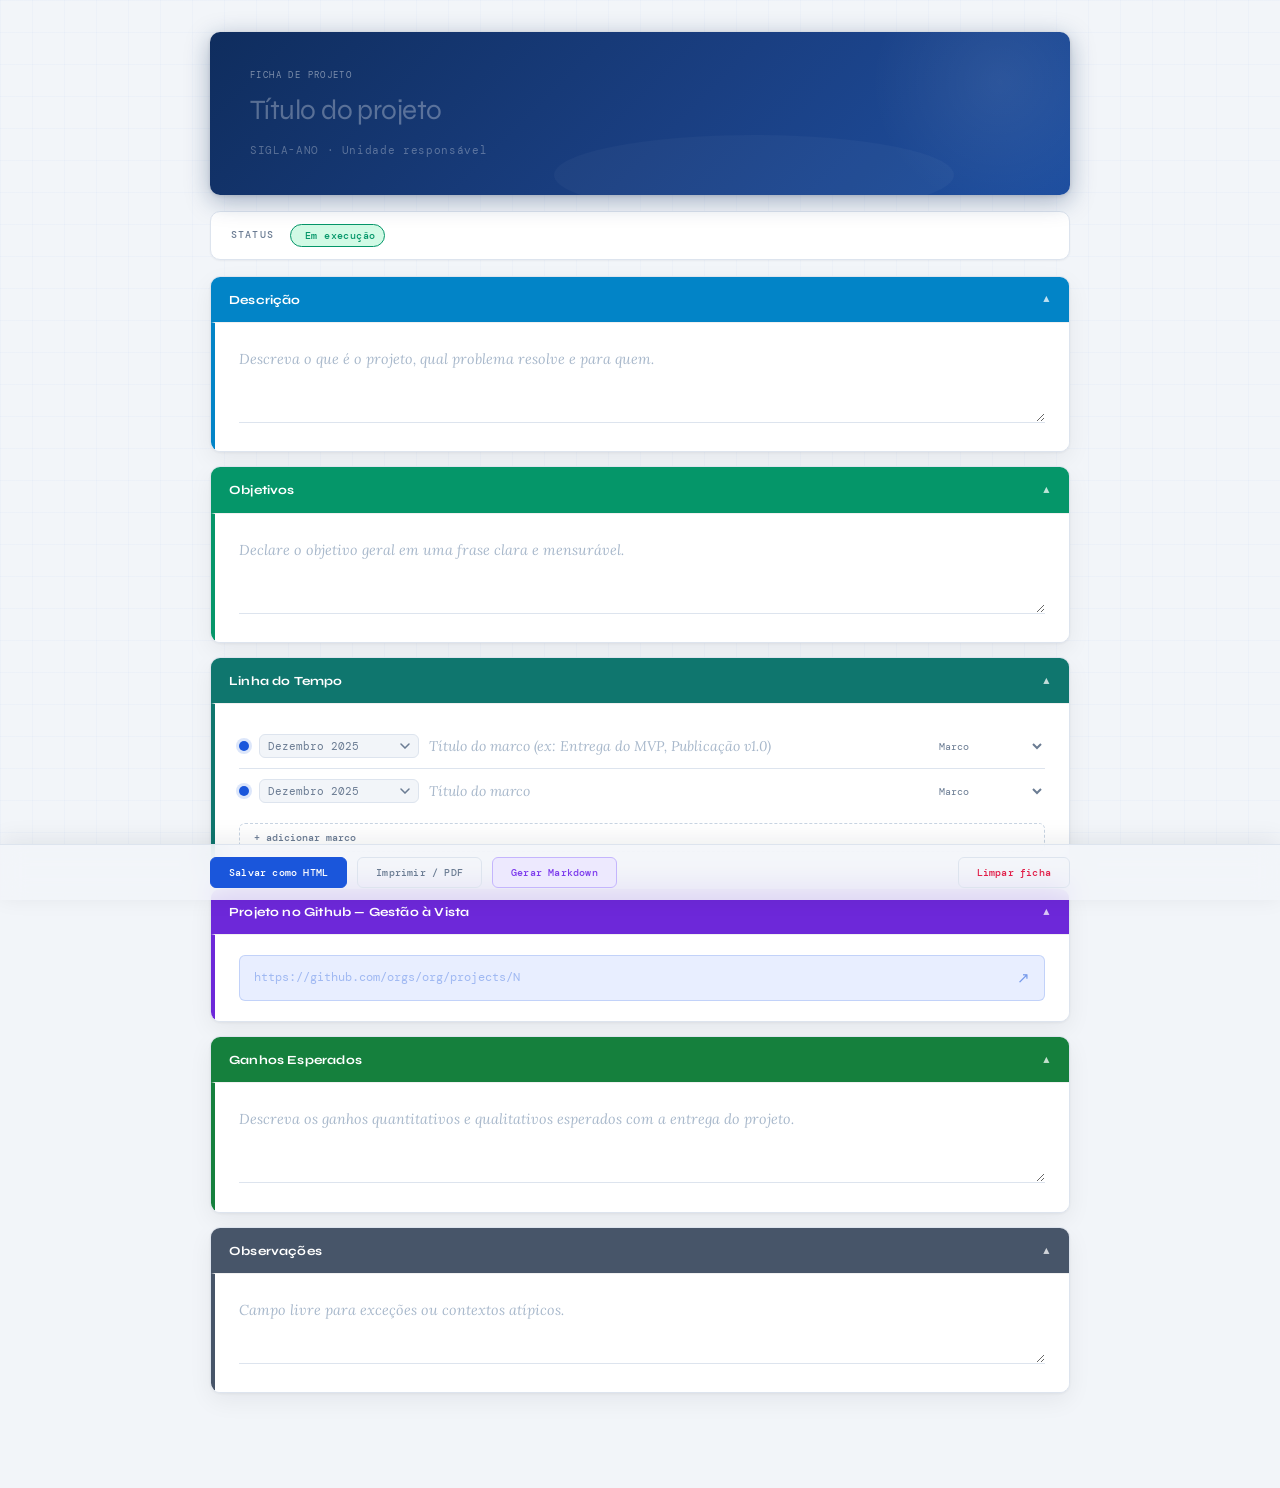
<file: assets/ficha_projeto.html>
<!DOCTYPE html>
<html lang="pt-BR">
<head>
<meta charset="UTF-8">
<meta name="viewport" content="width=device-width, initial-scale=1.0">
<title>Ficha de Projeto</title>
<link href="https://fonts.googleapis.com/css2?family=Syne:wght@400;500;600;700;800&family=DM+Mono:wght@300;400;500&family=Lora:ital,wght@0,400;0,500;1,400&display=swap" rel="stylesheet">
<style>
*, *::before, *::after { box-sizing: border-box; margin: 0; padding: 0; }

:root {
  --ink:         #0f1923;
  --ink2:        #2c3e50;
  --muted:       #6b7c93;
  --hint:        #a8b8cb;
  --border:      #dde4ee;
  --border2:     #c8d4e2;
  --surface:     #ffffff;
  --bg:          #f2f5f9;
  --bg2:         #e8edf4;
  --accent:      #1a56db;
  --accent-lt:   #e8eeff;
  --accent-dk:   #0f3ba8;
  --amber:       #d97706;
  --amber-lt:    #fef3c7;
  --emerald:     #059669;
  --emerald-lt:  #d1fae5;
  --rose:        #e11d48;
  --rose-lt:     #ffe4e6;
  --violet:      #7c3aed;
  --violet-lt:   #ede9fe;
  --sky:         #0284c7;
  --sky-lt:      #e0f2fe;

  --shadow:    0 1px 3px rgba(15,25,35,.06), 0 8px 24px rgba(15,25,35,.06);
  --shadow-sm: 0 1px 2px rgba(15,25,35,.05);
  --r:         10px;
  --r-sm:      6px;

  --mono: 'DM Mono', monospace;
  --sans: 'Syne', sans-serif;
  --serif: 'Lora', serif;
}

body {
  font-family: var(--serif);
  background: var(--bg);
  color: var(--ink);
  padding: 2rem 1rem 5rem;
  line-height: 1.7;
  min-height: 100vh;
}

body::before {
  content: '';
  position: fixed; inset: 0; z-index: -1;
  background-image:
    linear-gradient(rgba(26,86,219,.025) 1px, transparent 1px),
    linear-gradient(90deg, rgba(26,86,219,.025) 1px, transparent 1px);
  background-size: 32px 32px;
}

.page-wrap {
  max-width: 860px;
  margin: 0 auto;
}

/* ══ STATUS BANNER ══ */
.status-banner {
  display: flex;
  align-items: center;
  gap: 16px;
  background: var(--surface);
  border: 1px solid var(--border);
  border-radius: var(--r);
  padding: 12px 20px;
  margin-bottom: 1rem;
  box-shadow: var(--shadow-sm);
}
.status-label {
  font-family: var(--mono);
  font-size: 0.6rem;
  font-weight: 500;
  text-transform: uppercase;
  letter-spacing: .12em;
  color: var(--muted);
  flex-shrink: 0;
}
.status-pill {
  font-family: var(--mono);
  font-size: 0.65rem;
  font-weight: 500;
  padding: 4px 14px;
  border-radius: 20px;
  letter-spacing: .04em;
  cursor: pointer;
  appearance: none;
  -webkit-appearance: none;
  border: 1.5px solid currentColor;
}
.status-pill.em-execucao  { background: var(--emerald-lt); color: var(--emerald); }
.status-pill.iniciacao    { background: var(--sky-lt);     color: var(--sky); }
.status-pill.concluido    { background: var(--accent-lt);  color: var(--accent); }
.status-pill.pausado      { background: var(--amber-lt);   color: var(--amber); }
.status-pill.cancelado    { background: var(--rose-lt);    color: var(--rose); }
select.status-pill { padding-right: 8px; }
select.status-pill option { background: white; color: var(--ink); }

.status-divider {
  width: 1px; height: 24px;
  background: var(--border);
  flex-shrink: 0;
}

/* ══ HEADER CARD ══ */
.header-card {
  background: linear-gradient(135deg, #0f2d5e 0%, #1a3f82 55%, #1e4fa0 100%);
  border-radius: var(--r);
  padding: 2.25rem 2.5rem 2rem;
  margin-bottom: 1rem;
  box-shadow: 0 6px 24px rgba(15,45,94,.35), 0 1px 4px rgba(0,0,0,.12);
  position: relative;
  overflow: hidden;
}
.header-card::before {
  content: '';
  position: absolute; top: -80px; right: -60px;
  width: 260px; height: 260px;
  background: radial-gradient(circle, rgba(255,255,255,.07) 0%, transparent 70%);
  border-radius: 50%;
}
.header-card::after {
  content: '';
  position: absolute; bottom: -20px; left: 40%;
  width: 400px; height: 80px;
  background: rgba(255,255,255,.03);
  border-radius: 50%;
}

.project-label {
  font-family: var(--mono);
  font-size: 0.58rem;
  letter-spacing: .15em;
  text-transform: uppercase;
  color: rgba(255,255,255,.45);
  margin-bottom: 10px;
  display: block;
  position: relative; z-index: 1;
}

.project-title {
  font-family: var(--sans);
  font-size: 1.75rem;
  font-weight: 800;
  letter-spacing: -.02em;
  line-height: 1.2;
  background: transparent;
  border: none;
  outline: none;
  color: #fff;
  width: 100%;
  margin-bottom: 8px;
  position: relative;
  z-index: 1;
}
.project-title::placeholder { color: rgba(255,255,255,.3); font-weight: 400; }

.project-sub {
  font-family: var(--mono);
  font-size: 0.68rem;
  letter-spacing: .06em;
  background: transparent;
  border: none;
  outline: none;
  color: rgba(255,255,255,.55);
  width: 100%;
  position: relative;
  z-index: 1;
}
.project-sub::placeholder { color: rgba(255,255,255,.3); }

/* ══ ADMONITIONS ══ */
details.adm {
  border-radius: var(--r);
  margin-bottom: .9rem;
  box-shadow: var(--shadow-sm);
  overflow: hidden;
  background: var(--surface);
  border: 1px solid var(--border);
  transition: box-shadow .2s;
}
details.adm[open] { box-shadow: var(--shadow); }

details.adm > summary {
  display: flex;
  align-items: center;
  gap: 9px;
  padding: 12px 18px;
  font-family: var(--sans);
  font-size: 0.78rem;
  font-weight: 700;
  letter-spacing: .015em;
  cursor: pointer;
  user-select: none;
  list-style: none;
  color: #fff;
  position: relative;
}
details.adm > summary::-webkit-details-marker { display: none; }

.adm-icon { font-size: .95rem; flex-shrink: 0; line-height: 1; }

.adm-chevron {
  margin-left: auto;
  font-size: 0.65rem;
  transition: transform .22s cubic-bezier(.4,0,.2,1);
  opacity: .75;
}
details.adm[open] > summary .adm-chevron { transform: rotate(180deg); }

.adm-body {
  padding: 1.25rem 1.5rem;
  background: var(--surface);
  border-top: 1px solid rgba(0,0,0,.06);
}

/* Colors */
.adm-abstract > summary { background: #0284c7; }
.adm-tip      > summary { background: #059669; }
.adm-info     > summary { background: #0f766e; }
.adm-example  > summary { background: #6d28d9; }
.adm-success  > summary { background: #15803d; }
.adm-quote    > summary { background: #475569; }

.adm-abstract .adm-body { border-left: 4px solid #0284c7; }
.adm-tip      .adm-body { border-left: 4px solid #059669; }
.adm-info     .adm-body { border-left: 4px solid #0f766e; }
.adm-example  .adm-body { border-left: 4px solid #6d28d9; }
.adm-success  .adm-body { border-left: 4px solid #15803d; }
.adm-quote    .adm-body { border-left: 4px solid #475569; }

/* ══ FIELDS ══ */
.field-label {
  font-family: var(--mono);
  font-size: 0.58rem;
  font-weight: 500;
  color: var(--muted);
  text-transform: uppercase;
  letter-spacing: .1em;
  margin-bottom: 6px;
  display: block;
}
.field-input {
  width: 100%;
  border: none;
  border-bottom: 1px solid var(--border);
  outline: none;
  background: transparent;
  font-family: var(--serif);
  font-size: 0.9rem;
  color: var(--ink);
  padding: 4px 0;
  transition: border-color .2s;
}
.field-input:focus { border-color: var(--accent); }
.field-input::placeholder { color: var(--hint); font-style: italic; }
textarea.field-input {
  resize: vertical;
  min-height: 80px;
  line-height: 1.8;
  padding-top: 4px;
}
.field-group { margin-bottom: 1rem; }

/* ══ LINK PILL ══ */
.link-pill {
  display: flex;
  align-items: center;
  gap: 10px;
  background: var(--accent-lt);
  border: 1px solid rgba(26,86,219,.18);
  border-radius: var(--r-sm);
  padding: 9px 14px;
  transition: border-color .2s, box-shadow .2s;
}
.link-pill:focus-within {
  border-color: var(--accent);
  box-shadow: 0 0 0 3px rgba(26,86,219,.1);
}
.link-pill-icon { font-size: .95rem; flex-shrink: 0; }
.link-pill input {
  flex: 1;
  border: none;
  outline: none;
  background: transparent;
  font-family: var(--mono);
  font-size: 0.72rem;
  color: var(--accent);
  min-width: 0;
}
.link-pill input::placeholder { color: rgba(26,86,219,.35); }
.link-open {
  color: var(--accent);
  opacity: .55;
  text-decoration: none;
  font-size: .95rem;
  flex-shrink: 0;
  transition: opacity .15s;
  display: flex;
  align-items: center;
}
.link-open:hover { opacity: 1; }

/* ══ LINK GROUP ══ */
.link-group { display: flex; flex-direction: column; gap: 10px; }
.link-row { display: flex; align-items: center; gap: 10px; }
.link-row-label {
  font-family: var(--mono);
  font-size: 0.6rem;
  font-weight: 500;
  text-transform: uppercase;
  letter-spacing: .1em;
  color: var(--muted);
  width: 52px;
  flex-shrink: 0;
}

/* ══ MARCOS ══ */
.marco-row {
  display: flex;
  gap: 10px;
  padding: 10px 0;
  border-bottom: 1px solid var(--border);
  align-items: center;
}
.marco-row:last-child { border-bottom: none; }

.marco-dot {
  width: 10px; height: 10px;
  border-radius: 50%;
  background: var(--accent);
  flex-shrink: 0;
  box-shadow: 0 0 0 3px rgba(26,86,219,.15);
}
.marco-dot.proximo {
  background: var(--amber);
  box-shadow: 0 0 0 3px rgba(217,119,6,.15);
}

/* Period select replaces date input */
.marco-period {
  font-family: var(--mono);
  font-size: 0.68rem;
  color: var(--muted);
  background: var(--bg);
  border: 1px solid var(--border);
  border-radius: var(--r-sm);
  outline: none;
  padding: 4px 8px;
  cursor: pointer;
  width: 160px;
  flex-shrink: 0;
  transition: border-color .18s, color .18s;
  appearance: none;
  -webkit-appearance: none;
  background-image: url("data:image/svg+xml,%3Csvg xmlns='http://www.w3.org/2000/svg' width='10' height='6' viewBox='0 0 10 6'%3E%3Cpath d='M1 1l4 4 4-4' stroke='%236b7c93' stroke-width='1.5' fill='none' stroke-linecap='round'/%3E%3C/svg%3E");
  background-repeat: no-repeat;
  background-position: right 8px center;
  padding-right: 26px;
}
.marco-period:focus { border-color: var(--accent); color: var(--ink); }
.marco-period option[value="Próximos Passos"] {
  font-weight: 600;
  color: var(--amber);
}

.marco-title {
  font-family: var(--serif);
  font-size: 0.88rem;
  border: none;
  outline: none;
  background: transparent;
  flex: 1;
  color: var(--ink);
  border-bottom: 1px solid transparent;
  transition: border-color .18s;
  padding: 2px 0;
}
.marco-title:focus { border-bottom-color: var(--border2); }
.marco-title::placeholder { color: var(--hint); font-style: italic; }

.marco-type {
  font-family: var(--mono);
  font-size: 0.63rem;
  border: none;
  outline: none;
  background: transparent;
  color: var(--muted);
  cursor: pointer;
  width: 110px;
  flex-shrink: 0;
}

/* ══ ADD BTN ══ */
.add-btn {
  font-family: var(--mono);
  font-size: 0.62rem;
  font-weight: 500;
  color: var(--muted);
  background: transparent;
  border: 1px dashed var(--border2);
  border-radius: var(--r-sm);
  padding: 7px 14px;
  cursor: pointer;
  width: 100%;
  text-align: left;
  margin-top: 10px;
  transition: border-color .18s, color .18s, background .18s;
}
.add-btn:hover {
  border-color: var(--accent);
  color: var(--accent);
  background: var(--accent-lt);
}

/* ══ ACTIONS BAR ══ */
.actions-bar {
  display: flex;
  gap: 10px;
  flex-wrap: wrap;
  background: rgba(242, 245, 249, 0.85);
  backdrop-filter: blur(12px);
  -webkit-backdrop-filter: blur(12px);
  border-top: 1px solid var(--border);
  padding: 0.75rem 1.5rem;
  align-items: center;
  position: fixed;
  bottom: 0;
  left: 0;
  right: 0;
  z-index: 100;
  box-shadow: 0 -4px 24px rgba(15,25,35,.08);
}
.btn {
  font-family: var(--mono);
  font-size: 0.63rem;
  font-weight: 500;
  padding: 8px 18px;
  border-radius: var(--r-sm);
  border: 1px solid var(--border);
  background: transparent;
  color: var(--muted);
  cursor: pointer;
  letter-spacing: .02em;
  transition: all .16s;
  display: flex;
  align-items: center;
  gap: 6px;
}
.btn:hover { background: var(--bg); color: var(--ink); border-color: var(--border2); }
.btn-primary { background: var(--accent); color: #fff; border-color: var(--accent); }
.btn-primary:hover { background: var(--accent-dk); color: #fff; border-color: var(--accent-dk); }
.btn-violet { background: var(--violet-lt); color: var(--violet); border-color: #c4b5fd; }
.btn-violet:hover { background: var(--violet); color: #fff; border-color: var(--violet); }
.btn-ghost { color: var(--rose); }
.btn-ghost:hover { background: var(--rose-lt); border-color: var(--rose); color: var(--rose); }

.actions-inner {
  display: flex;
  gap: 10px;
  flex-wrap: wrap;
  align-items: center;
  max-width: 860px;
  margin: 0 auto;
  width: 100%;
}
  display: flex;
  gap: 10px;
  flex-wrap: wrap;
  align-items: center;
  max-width: 860px;
  margin: 0 auto;
  width: 100%;
}

/* ══ PRINT ══ */
@media print {
  body { background: white; padding: 0; }
  body::before { display: none; }
  details.adm { box-shadow: none; border: 1px solid #ddd; }
  details.adm[open] { break-inside: avoid; }
  .actions-bar { display: none; }
  .add-btn { display: none; }
}

@media (max-width: 600px) {
  .header-card { padding: 1.5rem 1.25rem; }
  .adm-body { padding: 1rem; }
  .marco-type { display: none; }
  .status-banner { flex-wrap: wrap; }
  .marco-period { width: 130px; }
}
</style>
</head>
<body>
<div class="page-wrap">

  <!-- ══ HEADER ══ -->
  <div class="header-card">
    <span class="project-label">Ficha de Projeto</span>
    <input class="project-title" id="inp-title" type="text" placeholder="Título do projeto" />
    <input class="project-sub"   id="inp-sub"   type="text" placeholder="SIGLA-ANO · Unidade responsável" />
  </div>

  <!-- ══ STATUS BANNER ══ -->
  <div class="status-banner">
    <span class="status-label">Status</span>
    <select class="status-pill em-execucao" id="inp-status" onchange="updateStatusPill(this)">
      <option value="em-execucao">Em execução</option>
      <option value="iniciacao">Iniciação</option>
      <option value="concluido">Concluído</option>
      <option value="pausado">Pausado</option>
      <option value="cancelado">Cancelado</option>
    </select>
  </div>

  <!-- ══ DESCRIÇÃO (aberta) ══ -->
  <details class="adm adm-abstract" open>
    <summary>
      Descrição
      <span class="adm-chevron">▼</span>
    </summary>
    <div class="adm-body">
      <textarea id="inp-desc" class="field-input" placeholder="Descreva o que é o projeto, qual problema resolve e para quem."></textarea>
    </div>
  </details>

  <!-- ══ OBJETIVO (aberto) ══ -->
  <details class="adm adm-tip" open>
    <summary>
      Objetivos
      <span class="adm-chevron">▼</span>
    </summary>
    <div class="adm-body">
      <textarea id="inp-obj" class="field-input" placeholder="Declare o objetivo geral em uma frase clara e mensurável."></textarea>
    </div>
  </details>

  <!-- ══ LINHA DO TEMPO (aberta) ══ -->
  <details class="adm adm-info" open>
    <summary>
      Linha do Tempo
      <span class="adm-chevron">▼</span>
    </summary>
    <div class="adm-body">
      <div id="marcos-block">
        <div class="marco-row">
          <div class="marco-dot"></div>
          <select class="marco-period" title="Período do marco" onchange="updateDot(this)"><!-- options injected by JS --></select>
          <input class="marco-title" type="text" placeholder="Título do marco (ex: Entrega do MVP, Publicação v1.0)" />
          <select class="marco-type">
            <option value="marco">Marco</option>
            <option value="entrega">Entrega</option>
            <option value="reuniao">Reunião</option>
            <option value="decisao">Decisão</option>
            <option value="publicacao">Publicação</option>
          </select>
        </div>
        <div class="marco-row">
          <div class="marco-dot"></div>
          <select class="marco-period" title="Período do marco" onchange="updateDot(this)"><!-- options injected by JS --></select>
          <input class="marco-title" type="text" placeholder="Título do marco" />
          <select class="marco-type">
            <option value="marco">Marco</option>
            <option value="entrega">Entrega</option>
            <option value="reuniao">Reunião</option>
            <option value="decisao">Decisão</option>
            <option value="publicacao">Publicação</option>
          </select>
        </div>
      </div>
      <button class="add-btn" onclick="addMarco()">+ adicionar marco</button>
    </div>
  </details>

  <!-- ══ GESTÃO À VISTA (aberto) ══ -->
  <details class="adm adm-example" open>
    <summary>
      Projeto no Github — Gestão à Vista
      <span class="adm-chevron">▼</span>
    </summary>
    <div class="adm-body">
      <div class="link-pill">
        <input type="url" id="gav-link"
               placeholder="https://github.com/orgs/org/projects/N"
               oninput="syncLink('gav-link','gav-open')" />
        <a class="link-open" id="gav-open" href="#" target="_blank" rel="noopener noreferrer" title="Abrir painel">↗</a>
      </div>
    </div>
  </details>

  <!-- ══ GANHOS ESPERADOS (aberto) ══ -->
  <details class="adm adm-success" open>
    <summary>
      Ganhos Esperados
      <span class="adm-chevron">▼</span>
    </summary>
    <div class="adm-body">
      <textarea id="inp-ganhos" class="field-input" style="min-height:80px;"
        placeholder="Descreva os ganhos quantitativos e qualitativos esperados com a entrega do projeto."></textarea>
    </div>
  </details>

  <!-- ══ OBSERVAÇÕES (aberto) ══ -->
  <details class="adm adm-quote" open>
    <summary>
      Observações
      <span class="adm-chevron">▼</span>
    </summary>
    <div class="adm-body">
      <textarea id="inp-obs" class="field-input" style="min-height:70px;"
        placeholder="Campo livre para exceções ou contextos atípicos."></textarea>
    </div>
  </details>

  <!-- ══ ACTIONS ══ -->
  <div class="actions-bar">
    <div class="actions-inner">
      <button class="btn btn-primary" onclick="exportarHTML()">Salvar como HTML</button>
      <button class="btn" onclick="window.print()">Imprimir / PDF</button>
      <button class="btn btn-violet" onclick="gerarMarkdown()">Gerar Markdown</button>
      <button class="btn btn-ghost" style="margin-left:auto;" onclick="limparFicha()">Limpar ficha</button>
    </div>
  </div>

</div>

<script>
'use strict';

/* ══ PERIOD OPTIONS ══ */
const MESES_PT = ['Janeiro','Fevereiro','Março','Abril','Maio','Junho',
                  'Julho','Agosto','Setembro','Outubro','Novembro','Dezembro'];

const PERIODO_PROXIMO = 'Próximos Passos';

function buildPeriodOptions(selectedValue) {
  const opts = [];
  // Generate months: 12 months back to 36 months forward from today
  const now = new Date();
  const start = new Date(now.getFullYear(), now.getMonth() - 12, 1);
  const end   = new Date(now.getFullYear(), now.getMonth() + 37, 1);

  for (let d = new Date(start); d < end; d.setMonth(d.getMonth() + 1)) {
    const label = `${MESES_PT[d.getMonth()]} ${d.getFullYear()}`;
    const sel   = label === selectedValue ? ' selected' : '';
    opts.push(`<option value="${label}"${sel}>${label}</option>`);
  }
  // Separator + Próximos Passos
  opts.push('<option disabled>──────────────</option>');
  const proxSel = selectedValue === PERIODO_PROXIMO ? ' selected' : '';
  opts.push(`<option value="${PERIODO_PROXIMO}"${proxSel}>⟶ ${PERIODO_PROXIMO}</option>`);

  return opts.join('');
}

function initAllPeriodSelects() {
  document.querySelectorAll('.marco-period').forEach(sel => {
    const current = sel.value;
    sel.innerHTML = buildPeriodOptions(current);
    updateDot(sel);
  });
}

function updateDot(sel) {
  const dot = sel.closest('.marco-row').querySelector('.marco-dot');
  if (!dot) return;
  if (sel.value === PERIODO_PROXIMO) {
    dot.classList.add('proximo');
  } else {
    dot.classList.remove('proximo');
  }
}

// Init on load
document.addEventListener('DOMContentLoaded', initAllPeriodSelects);

/* ══ STATUS PILL ══ */
function updateStatusPill(sel) {
  const classes = ['em-execucao','iniciacao','concluido','pausado','cancelado'];
  classes.forEach(c => sel.classList.remove(c));
  sel.classList.add(sel.value);
}

/* ══ LINK SYNC ══ */
function syncLink(inputId, anchorId) {
  const val = document.getElementById(inputId).value.trim();
  document.getElementById(anchorId).href = val || '#';
}

/* ══ ADD MARCO ══ */
function addMarco() {
  const b = document.getElementById('marcos-block');
  const d = document.createElement('div');
  d.className = 'marco-row';
  d.innerHTML = `
    <div class="marco-dot"></div>
    <select class="marco-period" title="Período do marco" onchange="updateDot(this)"></select>
    <input class="marco-title" type="text" placeholder="Título do marco"/>
    <select class="marco-type">
      <option value="marco">Marco</option>
      <option value="entrega">Entrega</option>
      <option value="reuniao">Reunião</option>
      <option value="decisao">Decisão</option>
      <option value="publicacao">Publicação</option>
    </select>`;
  b.appendChild(d);
  // Populate the new select
  const newSel = d.querySelector('.marco-period');
  newSel.innerHTML = buildPeriodOptions('');
}

/* ══ HELPERS ══ */
function cleanMermaid(t) {
  return (t || '').replace(/[:#()\\/,;]/g, '-').replace(/\s+/g, ' ').trim().substring(0, 80);
}

/* ══ TIMELINE BLOCK (monthly syntax) ══
   Groups marcos by period. Within each period, the first item uses
   "Period : Item" and subsequent items use "         : Item" (continuation).
   "Próximos Passos" always goes last regardless of UI order.
*/
function timelineBlock(titulo) {
  const rows = document.querySelectorAll('#marcos-block .marco-row');
  const regular = [];
  const proximos = [];

  rows.forEach(row => {
    const period = row.querySelector('.marco-period')?.value?.trim();
    const title  = row.querySelector('.marco-title')?.value?.trim();
    if (!period || !title) return;
    if (period === PERIODO_PROXIMO) {
      proximos.push(title);
    } else {
      regular.push({ period, title });
    }
  });

  if (!regular.length && !proximos.length) return '';

  // Group regular by period, preserving insertion order
  const groupOrder = [];
  const groupMap   = {};
  regular.forEach(({ period, title }) => {
    if (!groupMap[period]) {
      groupMap[period] = [];
      groupOrder.push(period);
    }
    groupMap[period].push(title);
  });

  // Sort by calendar order (Mês Ano)
  groupOrder.sort((a, b) => {
    const parse = s => {
      const [mes, ano] = s.split(' ');
      return new Date(`${ano}-${MESES_PT.indexOf(mes) + 1}-01`);
    };
    return parse(a) - parse(b);
  });

  // Build mermaid block with 4-space indent (MkDocs inside admonition)
  let inner = '    ```mermaid\n    timeline\n';
  inner += `        title Linha do Tempo — ${cleanMermaid(titulo)}\n`;

  groupOrder.forEach(period => {
    const items = groupMap[period];
    inner += `        ${period} : ${cleanMermaid(items[0])}\n`;
    for (let i = 1; i < items.length; i++) {
      inner += `                   : ${cleanMermaid(items[i])}\n`;
    }
  });

  if (proximos.length) {
    inner += `        ${PERIODO_PROXIMO} : ${cleanMermaid(proximos[0])}\n`;
    for (let i = 1; i < proximos.length; i++) {
      inner += `                   : ${cleanMermaid(proximos[i])}\n`;
    }
  }

  inner += '    ```\n';

  return `!!! info "Linha do Tempo — ${titulo}"\n\n${inner}\n`;
}

/* ══ MARKDOWN ══ */
function gerarMarkdown() {
  try {
    const titulo  = document.getElementById('inp-title').value.trim() || 'Projeto sem título';
    const sub     = document.getElementById('inp-sub').value.trim();
    const status  = document.getElementById('inp-status').options[document.getElementById('inp-status').selectedIndex].text;
    const desc    = document.getElementById('inp-desc').value.trim();
    const obj     = document.getElementById('inp-obj').value.trim();
    const ganhos  = document.getElementById('inp-ganhos').value.trim();
    const obs     = document.getElementById('inp-obs').value.trim();
    const gavLink = document.getElementById('gav-link').value.trim();

    function adm(type, title, content, collapsible = false) {
      const marker = collapsible ? '???' : '!!!';
      let block = `${marker} ${type} "${title}"\n\n`;
      block += content.split('\n').map(l => l ? '    ' + l : '').join('\n');
      block += '\n\n';
      return block;
    }

    const slug = titulo.normalize('NFD').replace(/[\u0300-\u036f]/g, '')
      .toLowerCase().replace(/\s+/g, '_').replace(/[^a-z0-9_]/g, '');

    let md = `# ${titulo}\n\n`;
    if (sub) md += `> **${sub}**\n\n`;
    md += `---\n\n`;
    md += `<div class="project-status-card" markdown>\n\n`;
    md += `**Status:** \`${status}\`\n\n`;
    md += `</div>\n\n`;

    if (desc)    md += adm('abstract', 'Descrição', desc, false);
    if (obj)     md += adm('tip', 'Objetivos', obj, true);

    // Timeline with monthly mermaid syntax
    md += timelineBlock(titulo);

    if (gavLink) {
      md += adm('info', 'Projeto no Github — Gestão à Vista',
        `Acesse o painel do projeto no GitHub:\n\n[ Acessar Painel ](${gavLink}){ .md-button }`, true);
    }

    if (ganhos) md += adm('success', 'Ganhos Esperados', ganhos, true);
    if (obs)    md += adm('quote', 'Observações', obs, true);

    const a = document.createElement('a');
    a.href = URL.createObjectURL(new Blob([md], { type: 'text/markdown' }));
    a.download = (slug || 'ficha_projeto') + '.md';
    document.body.appendChild(a); a.click(); document.body.removeChild(a);
    URL.revokeObjectURL(a.href);
  } catch (e) {
    alert('Erro ao gerar Markdown: ' + e.message);
    console.error(e);
  }
}

/* ══ EXPORT HTML ══ */
function exportarHTML() {
  const html = '<!DOCTYPE html>\n' + document.documentElement.outerHTML;
  const titulo = document.getElementById('inp-title').value.trim() || 'ficha_projeto';
  const a = document.createElement('a');
  a.href = URL.createObjectURL(new Blob([html], { type: 'text/html' }));
  a.download = titulo.toLowerCase().replace(/\s+/g, '_')
    .normalize('NFD').replace(/[\u0300-\u036f]/g, '')
    .replace(/[^a-z0-9_]/g, '') + '.html';
  document.body.appendChild(a); a.click(); document.body.removeChild(a);
}

/* ══ CLEAR ══ */
function limparFicha() {
  if (!confirm('Limpar todos os campos da ficha?')) return;
  document.querySelectorAll('input[type=text],input[type=url],textarea')
    .forEach(e => e.value = '');
  document.querySelectorAll('select:not(.marco-period)').forEach(e => e.selectedIndex = 0);
  updateStatusPill(document.getElementById('inp-status'));
  document.getElementById('gav-open').href = '#';
  // Reset marco-period selects to first real option
  document.querySelectorAll('.marco-period').forEach(sel => {
    sel.selectedIndex = 0;
    updateDot(sel);
  });
}
</script>
</body>
</html>
</file>
